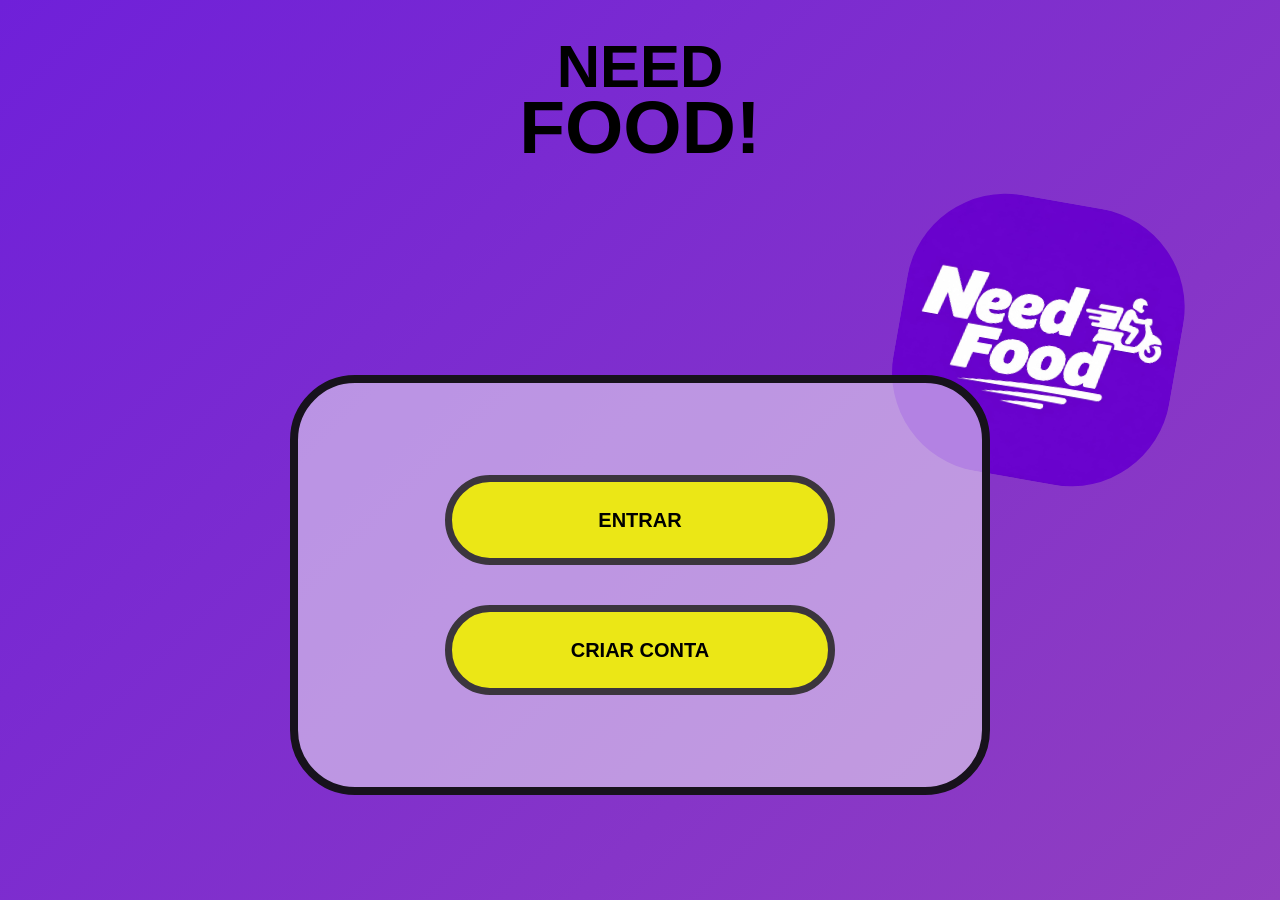
<file: index.html>
<!DOCTYPE html>
<html lang="pt-br">
<head>
    <meta charset="UTF-8">
    <meta name="viewport" content="width=device-width, initial-scale=1.0">
    <title>Need Food</title>
    <link rel="stylesheet" href="astyle.css">
</head>
<body class="landing-body">
    <main class="container">
        <h1>NEED<br><span>FOOD!</span></h1>
        <div class="logo-landing">
            <img src="WhatsApp Image 2026-09-16 at 16.41.29.jpeg" alt="Logo Need Food">
        </div>
        <section class="menu-landing">
            <a href="login.html"><button class="btn-gigante">ENTRAR</button></a>
            <a href="cadastro.html"><button class="btn-gigante">CRIAR CONTA</button></a>
        </section>
    </main>
</body>
</html>
</file>
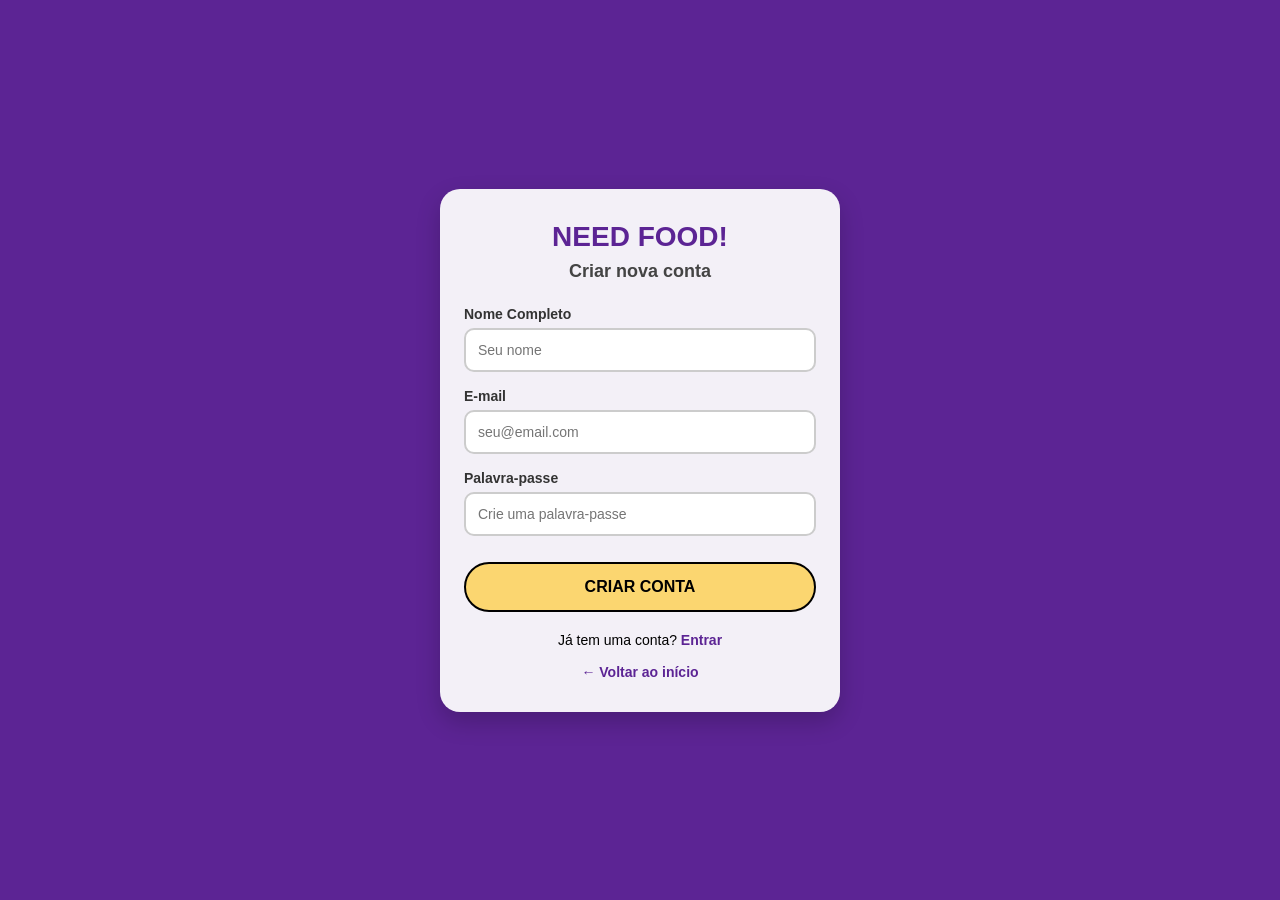
<file: cadastro.html>
<!DOCTYPE html>
<html lang="pt-BR">
<head>
    <meta charset="UTF-8">
    <meta name="viewport" content="width=device-width, initial-scale=1.0">
    <title>Need Food - Criar Conta</title>
    <link rel="stylesheet" href="astyle.css">
</head>
<body class="auth-body">

    <div class="auth-card">
        <div class="auth-header">
            <h1 class="brand-title">NEED FOOD!</h1>
            <h2>Criar nova conta</h2>
        </div>

        <form action="serv.html" class="auth-form">
            <div class="input-group">
                <label for="name">Nome Completo</label>
                <input type="text" id="name" placeholder="Seu nome" required>
            </div>

            <div class="input-group">
                <label for="email">E-mail</label>
                <input type="email" id="email" placeholder="seu@email.com" required>
            </div>

            <div class="input-group">
                <label for="password">Palavra-passe</label>
                <input type="password" id="password" placeholder="Crie uma palavra-passe" required>
            </div>

            <button type="submit" class="auth-btn">CRIAR CONTA</button>
        </form>

        <div class="auth-footer">
            <p>Já tem uma conta? <a href="login.html">Entrar</a></p>
            <br>
            <a href="indexx.html">← Voltar ao início</a>
        </div>
    </div>

</body>
</html>
</file>
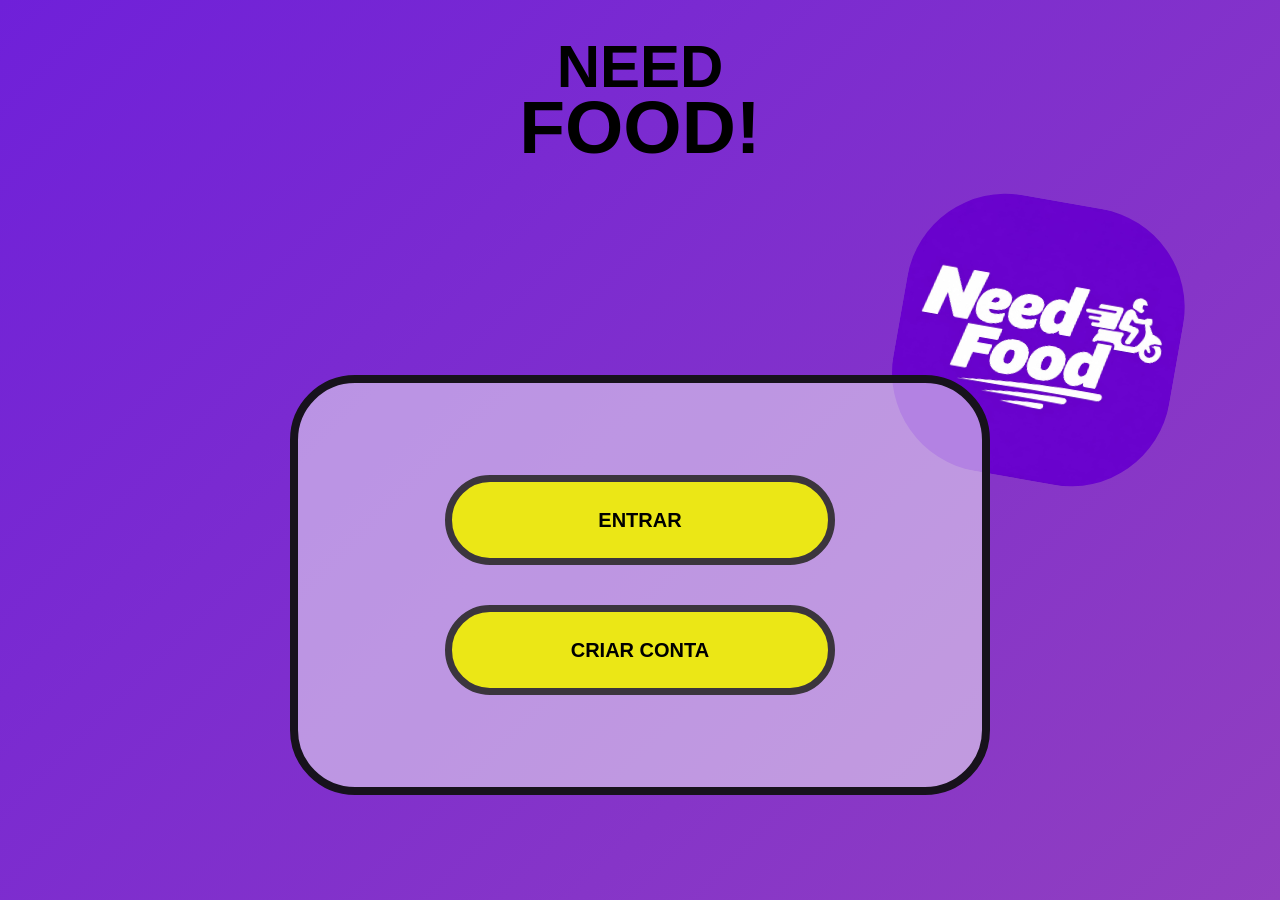
<file: indexx.html>
<!DOCTYPE html>
<html lang="pt-br">
<head>
    <meta charset="UTF-8">
    <meta name="viewport" content="width=device-width, initial-scale=1.0">
    <title>Need Food</title>
    <link rel="stylesheet" href="astyle.css">
</head>
<body class="landing-body">
    <main class="container">
        <h1>NEED<br><span>FOOD!</span></h1>
        <div class="logo-landing">
            <img src="WhatsApp Image 2026-09-16 at 16.41.29.jpeg" alt="Logo Need Food">
        </div>
        <section class="menu-landing">
            <a href="login.html"><button class="btn-gigante">ENTRAR</button></a>
            <a href="cadastro.html"><button class="btn-gigante">CRIAR CONTA</button></a>
        </section>
    </main>
</body>
</html>
</file>
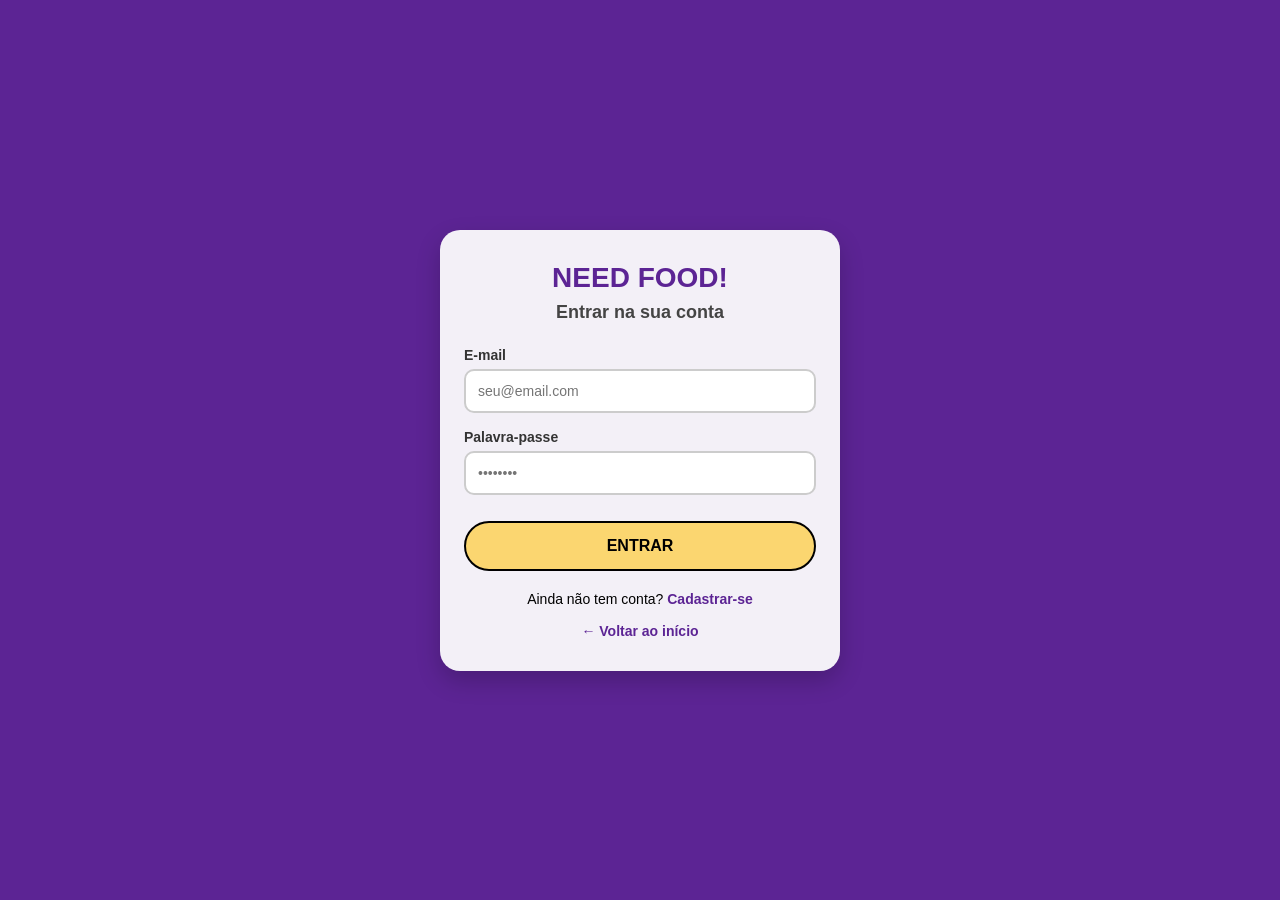
<file: login.html>
<!DOCTYPE html>
<html lang="pt-BR">
<head>
    <meta charset="UTF-8">
    <meta name="viewport" content="width=device-width, initial-scale=1.0">
    <title>Need Food - Entrar</title>
    <link rel="stylesheet" href="astyle.css">
</head>
<body class="auth-body">

    <div class="auth-card">
        <div class="auth-header">
            <h1 class="brand-title">NEED FOOD!</h1>
            <h2>Entrar na sua conta</h2>
        </div>

        <form action="serv.html" class="auth-form">
            <div class="input-group">
                <label for="email">E-mail</label>
                <input type="email" id="email" placeholder="seu@email.com" required>
            </div>

            <div class="input-group">
                <label for="password">Palavra-passe</label>
                <input type="password" id="password" placeholder="••••••••" required>
            </div>

            <button type="submit" class="auth-btn">ENTRAR</button>
        </form>

        <div class="auth-footer">
            <p>Ainda não tem conta? <a href="cadastro.html">Cadastrar-se</a></p>
            <br>
            <a href="indexx.html">← Voltar ao início</a>
        </div>
    </div>

</body>
</html>
</file>
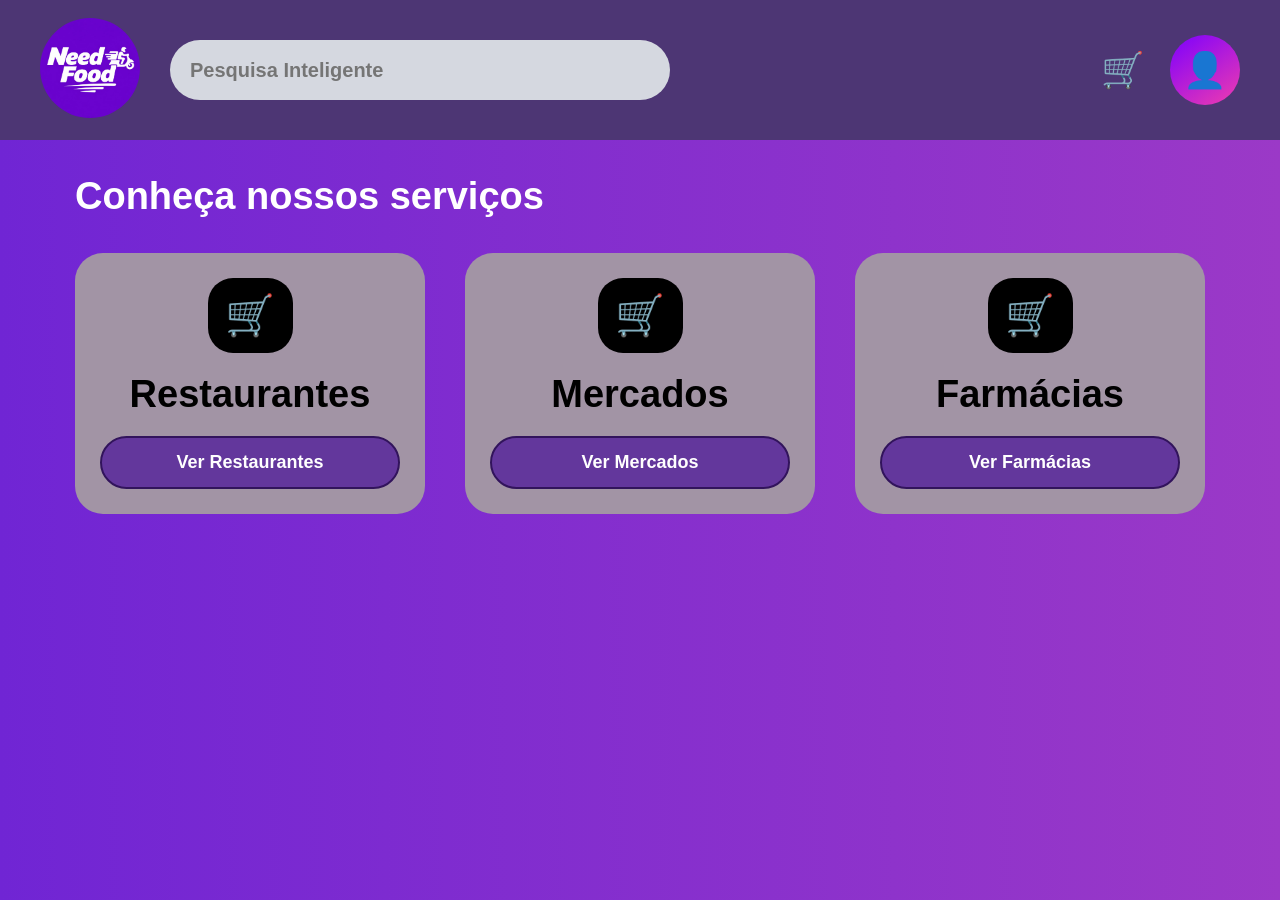
<file: serv.html>
<!DOCTYPE html>
<html lang="pt-br">
<head>
    <meta charset="UTF-8">
    <meta name="viewport" content="width=device-width, initial-scale=1.0">
    <title>Need Food - Serviços</title>
    <link rel="stylesheet" href="astyle.css">
</head>
<body class="servicos-body">

    <header>
        <div class="logo-header">
            <a href="indexx.html">
                <img src="WhatsApp Image 2026-09-16 at 16.41.29.jpeg" alt="Logo">
            </a>
        </div>
        
        <div class="pesquisa">
            <input type="text" placeholder="Pesquisa Inteligente">
        </div>
        
        <div class="icones">  
            <div class="carrinho">🛒</div>

            <div class="user-dropdown">
                <div class="usuario-btn">👤</div>
                <div class="dropdown-content">
                    <a href="login.html" class="auth-link">Entrar</a>
                    <a href="cadastro.html" class="auth-link">Criar Conta</a>
                    <a href="indexx.html" class="auth-link" style="color: red;">Sair</a>
                </div>
            </div>
        </div>
    </header>

    <h2 class="titulo-servicos">Conheça nossos serviços</h2>

    <div class="servicos-container">
        <div class="card">
            <div class="icone-card">🛒</div>
            <h3>Restaurantes</h3>
            <button class="card-btn">Ver Restaurantes</button>
        </div>

        <div class="card">
            <div class="icone-card">🛒</div>
            <h3>Mercados</h3>
            <button class="card-btn">Ver Mercados</button>
        </div>

        <div class="card">
            <div class="icone-card">🛒</div>
            <h3>Farmácias</h3>
            <button class="card-btn">Ver Farmácias</button>
        </div>
    </div>

</body>
</html>
</file>
<file: astyle.css>
* {
    margin: 0;
    padding: 0;
    box-sizing: border-box;
    font-family: Arial, sans-serif;
}

body.landing-body {
    background: linear-gradient(135deg, #6f20d9, #913fc0);
    min-height: 100vh;
    display: flex;
    justify-content: center;
    align-items: center;
}
.container {
    width: 100%;
    height: 100vh;
    position: relative;
}
.container h1 {
    position: absolute;
    top: 40px;
    left: 50%;
    transform: translateX(-50%);
    text-align: center;
    color: #000;
    font-size: 60px;
    line-height: 0.9;
}
.container h1 span { 
    font-size: 75px; 
}

.logo-landing {
    position: absolute;
    right: 8%;
    top: 200px;
    transform: rotate(10deg);
}
.logo-landing img {
    width: 280px;
    height: 280px;
    border-radius: 100px;
    object-fit: cover;
}

.menu-landing {
    position: absolute;
    width: 700px;
    height: 420px;
    left: 50%;
    top: 65%;
    transform: translate(-50%, -50%);
    background-color: #eee7f58f;
    border: 8px solid #17121c;
    border-radius: 65px;
    display: flex;
    flex-direction: column;
    justify-content: center;
    align-items: center;
    gap: 40px;
}

.btn-gigante {
    width: 390px;
    height: 90px;
    border: 7px solid #3b353d;
    border-radius: 50px;
    background-color: #ebe716;
    font-size: 20px;
    font-weight: bold;
    cursor: pointer;
    transition: 0.2s;
}
.btn-gigante:hover {
    background-color: #ffdb8c;
    transform: scale(1.05);
}
body.auth-body {
    background-color: #5c2494;
    display: flex;
    justify-content: center;
    align-items: center;
    min-height: 100vh;
}
.auth-card {
    background-color: #f3f0f7;
    width: 100%;
    max-width: 400px;
    padding: 32px 24px;
    border-radius: 20px;
    box-shadow: 0 10px 25px rgba(0, 0, 0, 0.2);
}
.auth-header { 
    text-align: center; 
    margin-bottom: 24px; 
}
.brand-title { 
    color: #5c2494; 
    font-size: 28px; 
    font-weight: 900; 
    margin-bottom: 8px; 
}
.auth-header h2 { 
    font-size: 18px; 
    color: #444; 
}
.auth-form { 
    display: flex; 
    flex-direction: column; 
    gap: 16px; 
}
.input-group { 
    display: flex; 
    flex-direction: column; 
    gap: 6px; 
}
.input-group label { 
    font-size: 14px; 
    font-weight: bold; 
    color: #333; 
}
.input-group input { 
    padding: 12px; 
    border: 2px solid #ccc; 
    border-radius: 10px; 
    font-size: 14px; 
    outline: none; 
}
.input-group input:focus { 
    border-color: #5c2494; 
}

.auth-btn {
    margin-top: 10px;
    padding: 14px;
    background-color: #fbd670;
    color: #000;
    border: 2px solid #000;
    border-radius: 25px;
    font-weight: bold;
    font-size: 16px;
    cursor: pointer;
}
.auth-btn:hover { 
    background-color: #f9c846; 
}
.auth-footer { 
    margin-top: 20px; 
    text-align: center; 
    font-size: 14px; 
}
.auth-footer a { 
    color: #5c2494; 
    text-decoration: none; 
    font-weight: bold; 
}

body.servicos-body {
    background: linear-gradient(90deg, #7025d4, #9b39c7);
    min-height: 100vh;
}
header {
    height: 140px;
    background: #4d3674;
    display: flex;
    align-items: center;
    gap: 30px;
    padding: 20px 40px;
}
.logo-header img {
    width: 100px;
    height: 100px;
    border-radius: 50%;
    object-fit: cover;
}
.pesquisa {
    width: 500px;
    height: 60px;
    background: #d5d8e0;
    border-radius: 40px;
    display: flex;
    align-items: center;
    padding: 0 20px;
}
.pesquisa input {
    width: 100%;
    border: none;
    background: transparent;
    font-size: 20px;
    font-weight: bold;
    outline: none;
}
.icones {
    margin-left: auto;
    display: flex;
    align-items: center;
    gap: 25px;
    font-size: 35px;
}

.user-dropdown { 
    position: relative; 
}
.usuario-btn {
    width: 70px;
    height: 70px;
    background: linear-gradient(145deg, #7b00ff, #f03cae);
    border-radius: 50%;
    display: flex;
    align-items: center;
    justify-content: center;
    font-size: 35px;
    cursor: pointer;
}
.dropdown-content {
    display: none;
    position: absolute;
    right: 0;
    top: 75px;
    background-color: #fff;
    min-width: 150px;
    box-shadow: 0px 8px 16px rgba(0,0,0,0.2);
    border-radius: 12px;
    padding: 10px;
    z-index: 100;
}
.user-dropdown:hover .dropdown-content {
    display: flex;
    flex-direction: column;
    gap: 8px;
}
.auth-link {
    text-decoration: none;
    color: #333;
    font-weight: bold;
    padding: 8px;
    border-radius: 6px;
    text-align: center;
    font-size: 16px;
}
.auth-link:hover { 
    background-color: #f3e8ff; 
    color: #5c2494; 
}

h2.titulo-servicos {
    margin: 35px 75px;
    font-size: 38px;
    color: white;
}
.servicos-container {
    display: flex;
    justify-content: space-between;
    gap: 40px;
    margin: 0 75px 40px;
}
.card {
    width: 380px;
    background: #a294a5;
    border-radius: 28px;
    padding: 25px;
    text-align: center;
}
.icone-card {
    width: 85px;
    height: 75px;
    background: black;
    color: white;
    border-radius: 25px;
    display: flex;
    align-items: center;
    justify-content: center;
    margin: 0 auto 20px;
    font-size: 40px;
}
.card h3 { 
    font-size: 38px; 
    margin-bottom: 20px; 
    color: #000; 
}

.card-btn {
    background: #63379c;
    color: white;
    border: 2px solid #32145c;
    border-radius: 30px;
    padding: 14px 28px;
    font-size: 18px;
    font-weight: bold;
    cursor: pointer;
    width: 100%;
}
.card-btn:hover { 
    background: #4d2b7a; 
}
</file>
